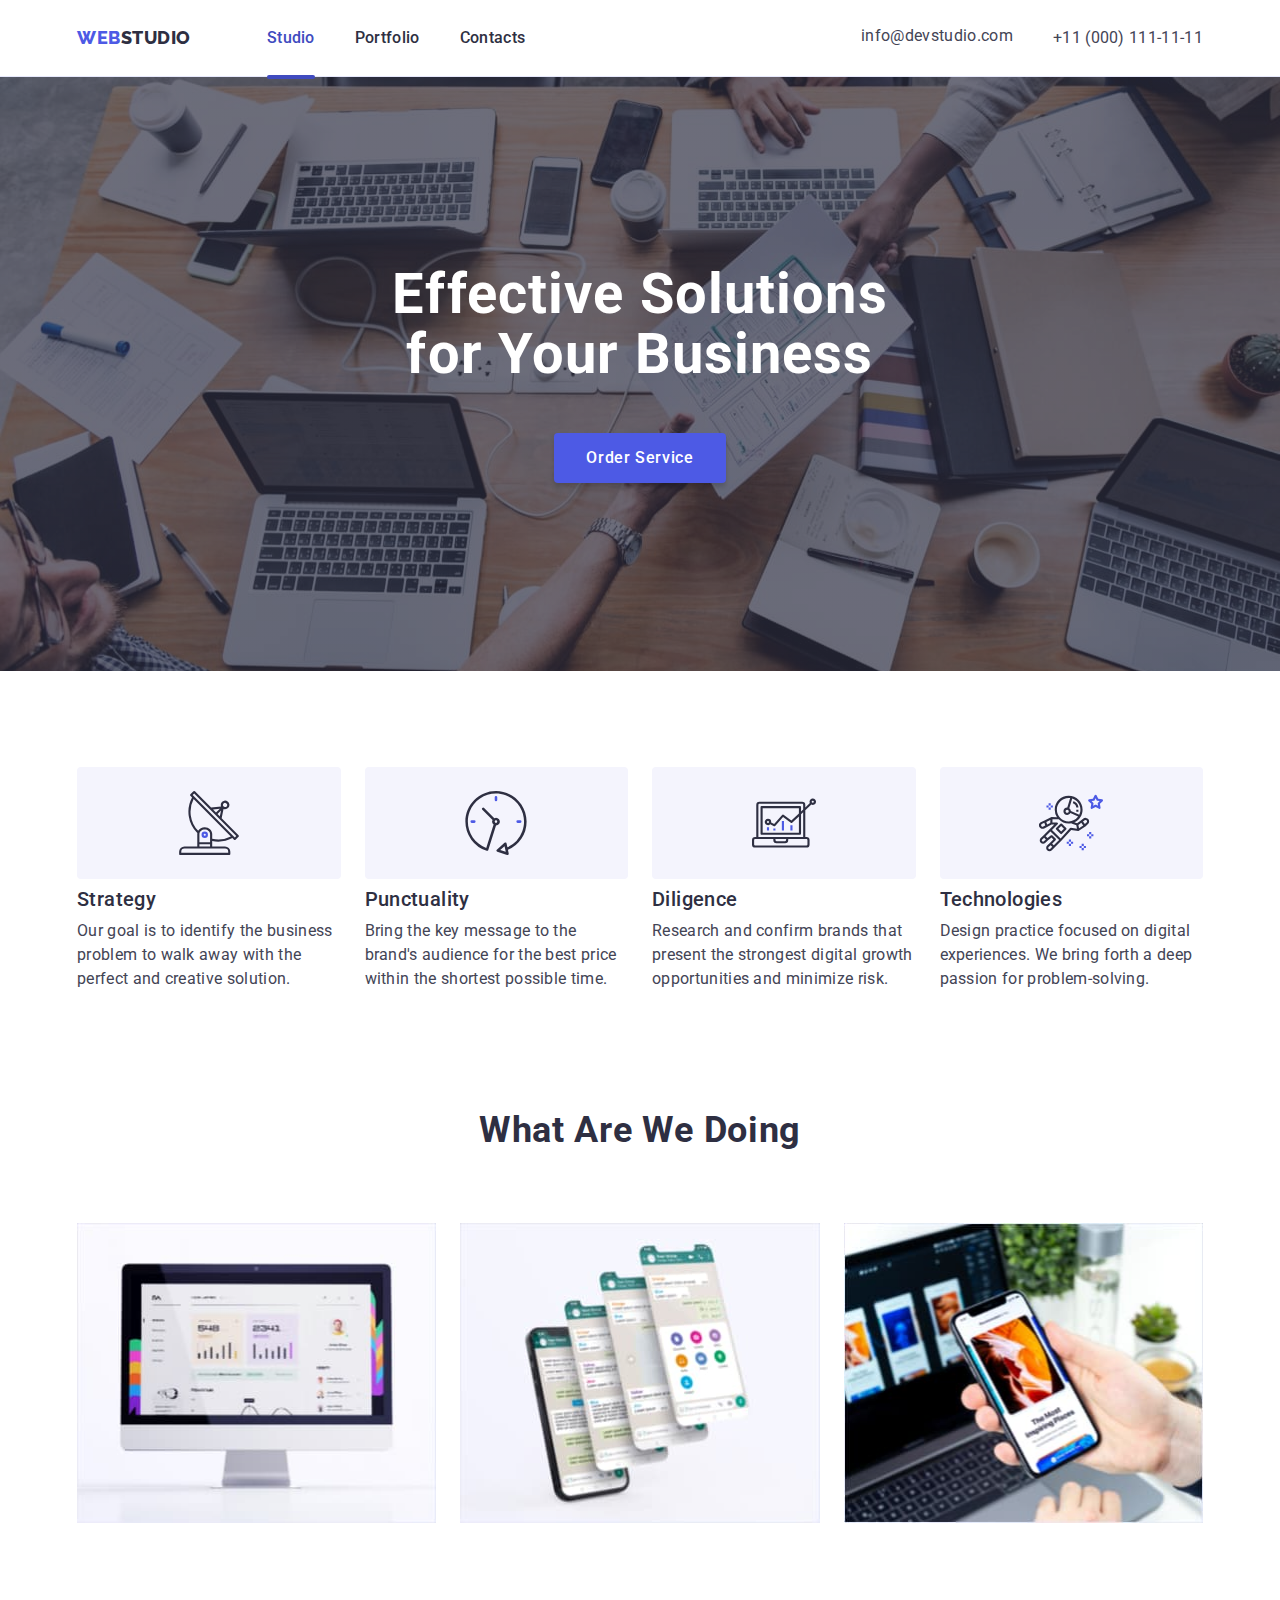
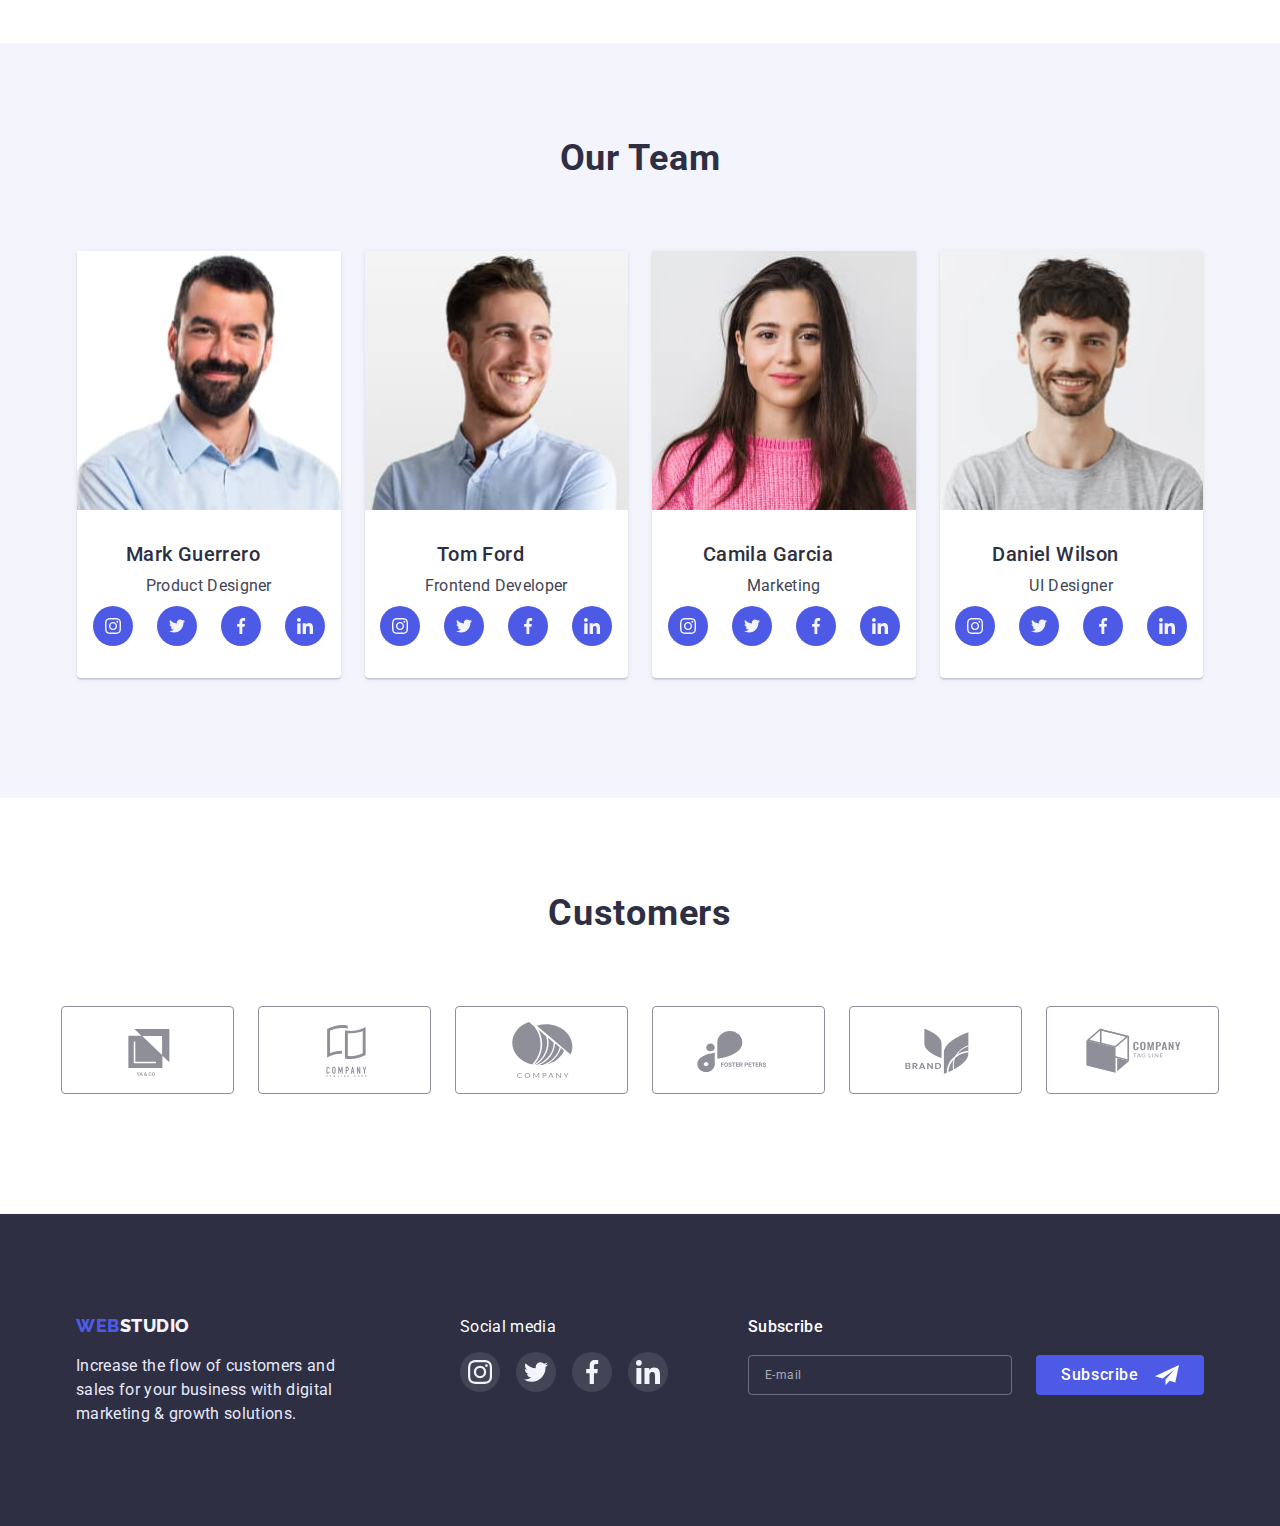
<file: index.html>
<!DOCTYPE html>
<html lang="en">

  <head>
    <meta charset="UTF-8" />
    <meta http-equiv="X-UA-Compatible" content="IE=edge" />
    <meta name="viewport" content="width=device-width, initial-scale=1.0" />
    <title>Website</title>
    <link rel="preconnect" href="https://fonts.googleapis.com">
    <link rel="preconnect" href="https://fonts.gstatic.com" crossorigin>
    <link href="https://fonts.googleapis.com/css2?family=Raleway:wght@800&family=Roboto:wght@400;500;700&display=swap"
      rel="stylesheet">
    <link rel="stylesheet" href="https://cdn.jsdelivr.net/npm/modern-normalize@1.1.0/modern-normalize.min.css">
    <link rel="stylesheet" href="./css/styles.css">
  </head>
  <body>
<!---------------HEADER------------------------- -->
    <header class="header">
      <div class="container header-container">
        <nav class="nav">
          <a class="logo link" href="./index.html"><span class="logo-color">WEB</span>STUDIO</a>
          <ul class="menu list">
            <li>
              <a class="menu-link curent link" href="./index.html">Studio</a>
            </li>
            <li>
              <a class="menu-link link" href="./portfolio.html">Portfolio</a>
            </li>
            <li>
              <a class="menu-link link" href="">Contacts</a>
            </li>
          </ul>
        </nav>
        <button  class="mob-btn" type="button" data-menu-open>
          <svg width="32" height="22">
            <use href="./images/icons.svg#icon-hamburger"></use>
          </svg>
        </button>
        <address class="contact">
          <ul class="contact-list list">
            <li class="contact-item">
              <a class="contact-link link" href="mailto:info@devstudio.com">info@devstudio.com</a>
            </li>
            <li>
              <a class="contact-link link" href="tel:+110001111111">+11 (000) 111-11-11</a>
            </li>
          </ul>
        </address>
      </div>
<!---------------MOB-MENU------------------------- -->
      <div class="mob-menu" data-menu>
        <div class="container container-menu">
        <div>
          <button class="mob-menu-close" type="button" data-menu-close>
            <svg width="8" height="8">
              <use href="./images/icons.svg#icon-close-black"></use>
            </svg>
          </button>
          <ul class="mob-list list">
            <li class="mob-item">
              <a class="mob-menu-link  link" href="./index.html">Studio</a>
            </li>
            <li class="mob-item">
              <a class="mob-menu-link link" href="./portfolio.html">Portfolio</a>
            </li>
            <li class="mob-item">
              <a class="mob-menu-link curent link" href="">Contacts</a>
            </li>
          </ul>
        </div>
        <div>
          <ul class="mob-contact-list list">
            <li class="tel-item">
              <a class="tel-link link" href="tel:+110001111111">+11 (000) 111-11-11</a>
            </li>
            <li>
              <a class="mail-link link" href="mailto:info@devstudio.com">info@devstudio.com</a>
            </li>
          </ul>
          <ul class="mob-soc-list list">
            <li class="mob-soc-item">
              <a href="" class="mob-soc-link link">
                <svg class="icons" width="16" height="16">
                  <use href="./images/icons.svg#icon-instagram"></use>
                </svg>
              </a>
            </li>
            <li class="mob-soc-item">
              <a href="" class="mob-soc-link link">
                <svg class="icons" width="16" height="16">
                  <use href="./images/icons.svg#icon-twitter"></use>
                </svg>
              </a>
            </li>
            <li class="mob-soc-item">
              <a href="" class="mob-soc-link link">
                <svg class="icons" width="16" height="16">
                  <use href="./images/icons.svg#icon-facebook"></use>
                </svg>
              </a>
            </li>
            <li class="mob-soc-item">
              <a href="" class="mob-soc-link link">
                <svg class="icons" width="16" height="16">
                  <use href="./images/icons.svg#icon-linkedin"></use>
                </svg>
              </a>
            </li>
          </ul>
        </div>
        </div>
      </div>
    </header>
<!---------------MAIN------------------------- -->
    <main>
<!---------------HERO------------------------- -->
      <section class="hero">
      <div class="container">
        <h1 class="hero-title">Effective Solutions for Your Business</h1>
        <button class="btn" type="button" data-modal-open>Order Service</button>
      </div>
        </section>
<!---------------INF------------------------- -->
      <section class="section">
      <div class="container">
          <h2 class="visually-hidden">Our Features</h2>
          <ul class="inf-list list">
            <li class="inf-item">
              <div class="inf-block">
                <svg class="icons-inf" width="64" height="64">
                  <use href="./images/icons.svg#icon-antenna"></use>
                </svg>
              </div>
              <h3 class="subtitle">Strategy</h3>
              <p class="description">
                Our goal is to identify the business problem to walk away with the perfect and
                creative solution.
              </p>
            </li>
            <li class="inf-item">
              <div class="inf-block">
                <svg class="icons-inf" width="64" height="64">
                  <use href="./images/icons.svg#icon-clock"></use>
                </svg>
              </div>
              <h3 class="subtitle">Punctuality</h3>
              <p class="description">
                Bring the key message to the brand's audience for the best price within the shortest
                possible time.
              </p>
            </li>
            <li class="inf-item">
              <div class="inf-block">
                <svg class="icons-inf" width="64" height="64">
                  <use href="./images/icons.svg#icon-diagram"></use>
                </svg>
              </div>
              <h3 class="subtitle">Diligence</h3>
              <p class="description ">
                Research and confirm brands that present the strongest digital growth opportunities
                and minimize risk.
              </p>
            </li>
            <li class="inf-item">
              <div class="inf-block">
                <svg class="icons-inf" width="64" height="64">
                  <use href="./images/icons.svg#icon-astronaut"></use>
                </svg>
              </div>
              <h3 class="subtitle">Technologies</h3>
              <p class="description">
                Design practice focused on digital experiences. We bring forth a deep passion for
                problem-solving.
              </p>
            </li>
          </ul>
      </div>
      </section>
<!---------------WORKS------------------------- -->
      <section class="work section">
        <div class="container">
          <h2 class="second-title">What are we doing</h2>
          <ul class="works list">
            <li>
              <img srcset="./images/rec1@2x.jpg 2x" src="./images/rec1.jpg" alt="Rectangle 71" width="360" height="300" />
            </li>
            <li>
              <img srcset="./images/rec2@2x.jpg 2x" src="./images/rec2.jpg" alt="Rectangle 71.1" width="360" height="300" />
            </li>
            <li>
              <img srcset="./images/rec3@2x.jpg 2x" src="./images/rec3.jpg" alt="Rectangle 71.2" width="360" height="300" />
            </li>
          </ul>
        </div>
      </section>
<!------------------OUR-TEAM------------------------->
      <section class="team section">
        <div class="container">
          <h2 class="second-title">Our Team</h2>
          <ul class="team-list list">
            <li class="team-item">
              <img srcset="./images/img@2x.jpg 2x" src="./images/img.jpg" alt="img" width="264" height="260" />
              <div class="team-description">
                <h3 class="subtitle-team">Mark Guerrero</h3>
                <p class="description description-team">Product Designer</p>
                <ul class="colleague-list list">
                  <li class="colleague-item">
                    <a href="" class="colleague-link link">
                      <svg width="16" height="16">
                        <use href="./images/icons.svg#icon-instagram"></use>
                      </svg>
                    </a>
                  </li>
                  <li class="colleague-item">
                    <a href="" class="colleague-link link">
                      <svg width="16" height="16">
                        <use href="./images/icons.svg#icon-twitter"></use>
                      </svg>
                    </a>
                  </li>
                  <li class="colleague-item">
                    <a href="" class="colleague-link link">
                      <svg width="16" height="16">
                        <use href="./images/icons.svg#icon-facebook"></use>
                      </svg>
                    </a>
                  </li>
                  <li class="colleague-item">
                    <a href="" class="colleague-link link">
                      <svg width="16" height="16">
                        <use href="./images/icons.svg#icon-linkedin"></use>
                      </svg>
                    </a>
                  </li>
                </ul>
              </div>
            </li>
            <li class="team-item">
              <img class="team-img" srcset="./images/img1@2x.jpg 2x" src="./images/img1.jpg" alt="img1" width="264" height="260" />
              <div class="team-description">
              <h3 class="subtitle-team">Tom Ford</h3>
              <p class="description description-team">Frontend Developer</p>
              <ul class="colleague-list list">
                <li class="colleague-item">
                  <a href="" class="colleague-link link">
                    <svg class="icons" width="16" height="16">
                      <use href="./images/icons.svg#icon-instagram"></use>
                    </svg>
                  </a>
                </li>
                <li class="colleague-item">
                  <a href="" class="colleague-link link">
                    <svg class="icons" width="16" height="16">
                      <use href="./images/icons.svg#icon-twitter"></use>
                    </svg>
                  </a>
                </li>
                <li class="colleague-item">
                  <a href="" class="colleague-link link">
                    <svg class="icons" width="16" height="16">
                      <use href="./images/icons.svg#icon-facebook"></use>
                    </svg>
                  </a>
                </li>
                <li class="colleague-item">
                  <a href="" class="colleague-link link">
                    <svg class="icons" width="16" height="16">
                      <use href="./images/icons.svg#icon-linkedin"></use>
                    </svg>
                  </a>
                </li>
              </ul>
              </div>
            </li>
            <li class="team-item">
              <img class="team-img" srcset="./images/img2@2x.jpg 2x"  src="./images/img2.jpg" alt="img2" width="264" height="260" />
              <div class="team-description">
              <h3 class="subtitle-team">Camila Garcia</h3>
              <p class="description description-team">Marketing</p>
              <ul class="colleague-list list">
                <li class="colleague-item">
                  <a href="" class="colleague-link link">
                    <svg class="icons" width="16" height="16">
                      <use href="./images/icons.svg#icon-instagram"></use>
                    </svg>
                  </a>
                </li>
                <li class="colleague-item">
                  <a href="" class="colleague-link link">
                    <svg class="icons" width="16" height="16">
                      <use href="./images/icons.svg#icon-twitter"></use>
                    </svg>
                  </a>
                </li>
                <li class="colleague-item">
                  <a href="" class="colleague-link link">
                    <svg class="icons" width="16" height="16">
                      <use href="./images/icons.svg#icon-facebook"></use>
                    </svg>
                  </a>
                </li>
                <li class="colleague-item">
                  <a href="" class="colleague-link link">
                    <svg class="icons" width="16" height="16">
                      <use href="./images/icons.svg#icon-linkedin"></use>
                    </svg>
                  </a>
                </li>
              </ul>
              </div>
            </li>
            <li class="team-item">
              <img class="team-img" srcset="./images/img3@2x.jpg 2x"  src="./images/img3.jpg" alt="img3" width="264" height="260" />
              <div class="team-description">
              <h3 class="subtitle-team">Daniel Wilson</h3>
              <p class="description description-team">UI Designer</p>
              <ul class="colleague-list list">
                <li class="colleague-item">
                  <a href="" class="colleague-link link">
                    <svg class="icons" width="16" height="16">
                      <use href="./images/icons.svg#icon-instagram"></use>
                    </svg>
                  </a>
                </li>
                <li class="colleague-item">
                  <a href="" class="colleague-link link">
                    <svg class="icons" width="16" height="16">
                      <use href="./images/icons.svg#icon-twitter"></use>
                    </svg>
                  </a>
                </li>
                <li class="colleague-item">
                  <a href="" class="colleague-link link">
                    <svg class="icons" width="16" height="16">
                      <use href="./images/icons.svg#icon-facebook"></use>
                    </svg>
                  </a>
                </li>
                <li class="colleague-item">
                  <a href="" class="colleague-link link">
                    <svg class="icons" width="16" height="16">
                      <use href="./images/icons.svg#icon-linkedin"></use>
                    </svg>
                  </a>
                </li>
              </ul>
              </div>
            </li>
          </ul>
        </div>
      </section>
<!------------------CUSTOMERS------------------------->
      <section class="section">
        <div class="container customers">
          <h2  class="second-title">Customers</h2>
          <ul class="customers-list list">
            <li class="customers-item">
              <a href="" class="customers-link link">
                <svg class="icons-cust" width="104" height="56">
                  <use href="./images/icons.svg#icon-client-logo"></use>
                </svg>
              </a></li>
            <li class="customers-item">
              <a href="" class="customers-link link">
                <svg class="icons-cust" width="104" height="56">
                  <use href="./images/icons.svg#icon-client-2-logo"></use>
                </svg>
              </a></li>
            <li class="customers-item">
              <a href="" class="customers-link link">
                <svg class="icons-cust" width="104" height="56">
                  <use href="./images/icons.svg#icon-client-3-logo"></use>
                </svg>
              </a></li>
            <li class="customers-item">
              <a href="" class="customers-link link">
                <svg class="icons-cust" width="104" height="56">
                  <use href="./images/icons.svg#icon-client-4-logo"></use>
                </svg>
              </a></li>
            <li class="customers-item">
              <a href="" class="customers-link link">
                <svg class="icons-cust" width="104" height="56">
                  <use href="./images/icons.svg#icon-client-5-logo"></use>
                </svg>
              </a></li>
            <li class="customers-item">
              <a href="" class="customers-link link">
                <svg class="icons-cust" width="104" height="56">
                  <use href="./images/icons.svg#icon-client-6-logo"></use>
                </svg>
              </a></li>
          </ul>
        </div>
      </section>
    </main>
<!------------------FOOTER------------------------->
    <footer class="footer">
      <div class="container footer-content">
        <div class="footer-first">
          <a class="logo dark-theme link" href="./index.html"><span class="logo-color">WEB</span>STUDIO</a>
          <p class="description footer-color">
            Increase the flow of customers and sales for your business with digital marketing & growth
            solutions.
          </p>
        </div>
        <div class="footer-second">
          <p class="sm-text">Social media</p>
          <ul class="sm-list list">
            <li class="sm-item">
              <a href="" class="sm-link link">
                <svg class="sm-icons" width="24" height="24">
                  <use href="./images/icons.svg#icon-instagram"></use>
                </svg>
              </a>
            </li>
            <li class="sm-item">
              <a href="" class="sm-link link">
                <svg class="sm-icons" width="24" height="24">
                  <use href="./images/icons.svg#icon-twitter"></use>
                </svg>
              </a>
            </li>
            <li class="sm-item">
              <a href="" class="sm-link link">
                <svg class="sm-icons" width="24" height="24">
                  <use href="./images/icons.svg#icon-facebook"></use>
                </svg>
              </a>
            </li>
            <li class="sm-item">
              <a href="" class="sm-link link">
                <svg class="sm-icons" width="24" height="24">
                  <use href="./images/icons.svg#icon-linkedin"></use>
                </svg>
              </a>
            </li>
          </ul>
        </div>
        <div class="footer-form">
          <p class="footer-form-text">Subscribe</p>
          <form class="footer-subscribe-form">
            <label class="label" for="email"></label>
            <input class="input-footer" type="email" name="email" id="email" placeholder="E-mail" required />
            <button class="footer-btn" type="submit">
              Subscribe
              <svg class="foter-icon" width="24" height="24">
                <use href="./images/icons.svg#icon-telegram"></use>
              </svg>
            </button>
          </form>
        </div>
      </div>
    </footer>
<!------------------MODAL-WINDOW------------------------->
      <div class="backdrop is-hidden" data-modal>
        <div class="modal">
          <button class="modal-btn" type="button" data-modal-close>
            <svg width="8" height="8">
              <use href="./images/icons.svg#icon-close-black"></use>
            </svg>
          </button>
          <p class="modal-title">Leave your contacts and we will call you back</p>
          <form class="modal-form">
            <label class="modal-name" for="name">Name</label>
            <div class="modal-input-wrap">
              <input class="modal-input" type="text" name="name" id="name" autofocus required>
              <svg class="modal-input-icon" width="18" height="18">
                <use href="./images/icons.svg#user-name"></use>
              </svg>
            </div>
            <label class="modal-name" for="tel">Phone</label>
            <div class="modal-input-wrap">
              <input class="modal-input" type="tel" name="tel" id="tel" required>
              <svg class="modal-input-icon" width="18" height="18">
                <use href="./images/icons.svg#icon-phone"></use>
              </svg>
            </div>          
            <label class="modal-name" for="mail">Email</label>
            <div class="modal-input-wrap">
              <input class="modal-input" type="email" name="email" id="mail" required>
              <svg class="modal-input-icon" width="18" height="18">
                <use href="./images/icons.svg#icon-email"></use>
              </svg>
            </div>
            <label class="modal-name" for="comment">Comment</label>
            <textarea class="text-area" name="comment" id="comment" placeholder="Text input"></textarea>
            <div class="checkbox-wrap">
              <input class="modal-checkbox visually-hidden" type="checkbox" name="user_consent" id="checkbox"  required />
              <label class="checkbox-label" for="checkbox">
                <span class="checkbox-icon-wrap">
                  <svg class="checkbox-icon" width="10" height="8">
                    <use href="./images/icons.svg#icon-check"></use>
                  </svg>
                </span>
                I accept the terms and conditions of the&nbsp; <a href="" class="privacy-link">Privacy Policy</a>
              </label>
            </div>
            <button class="submit-bth" type="submit">Send</button>
          </form>
        </div>
      </div>
      <script src="./js/mobile-menu.js"></script>
      <script src="./js/modal.js"></script>
    </body>
</html>
</file>
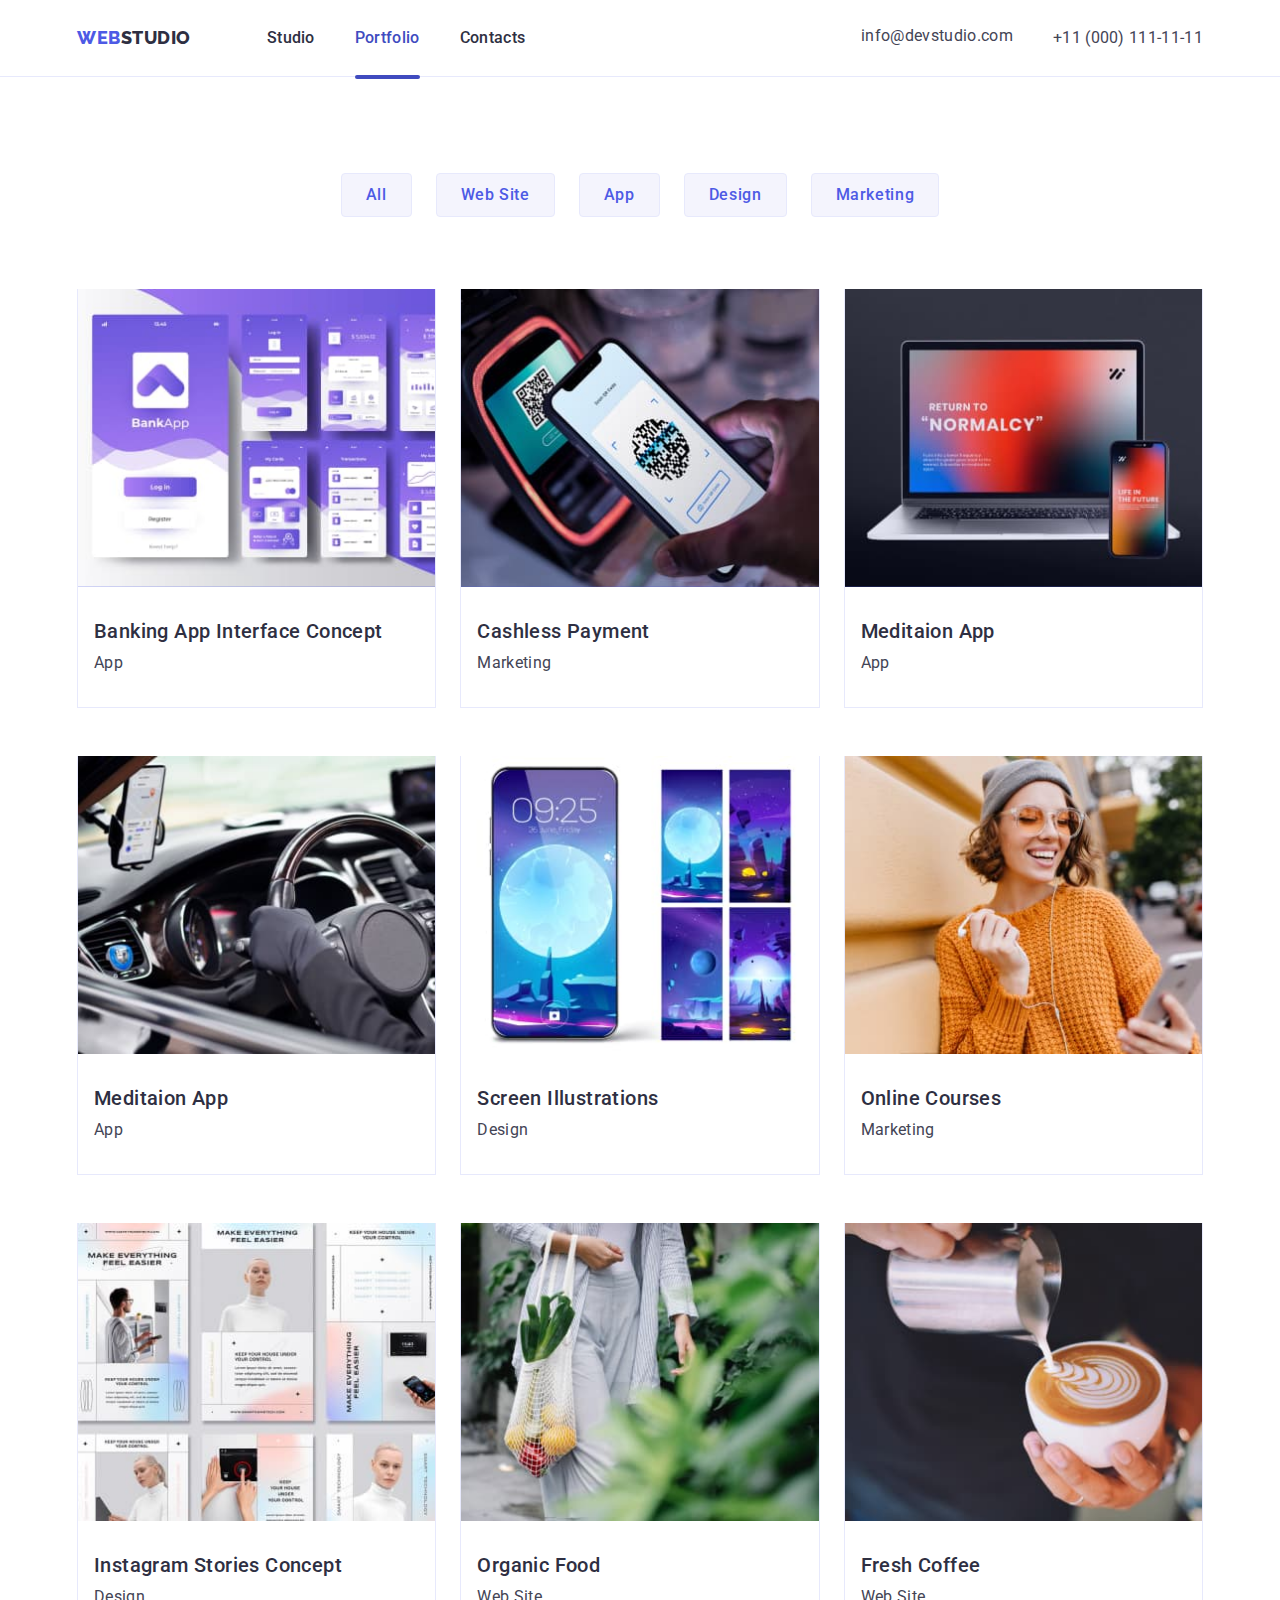
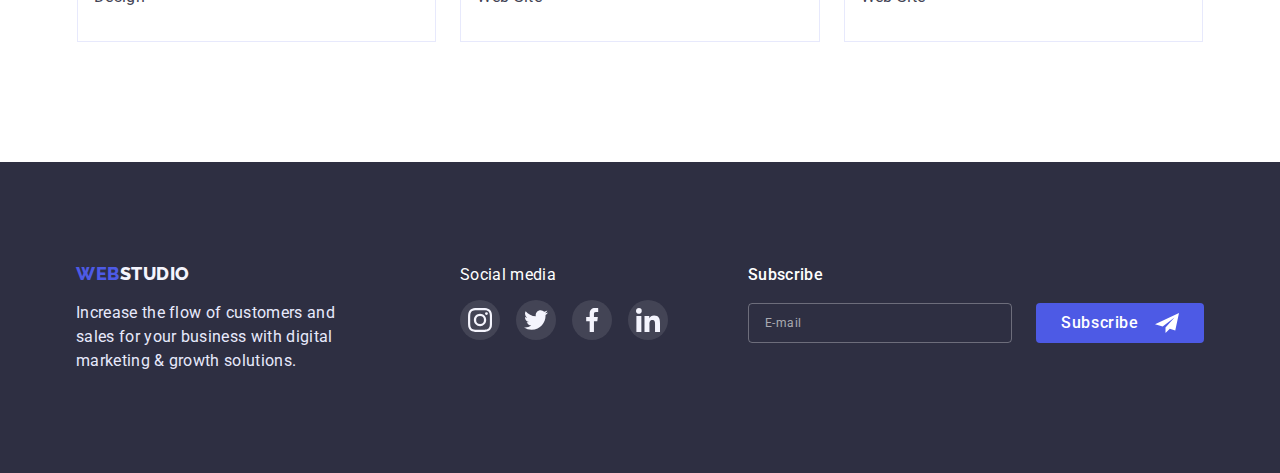
<file: portfolio.html>
<!DOCTYPE html>
<html lang="en">

<head>
    <meta charset="UTF-8" />
    <meta http-equiv="X-UA-Compatible" content="IE=edge" />
    <meta name="viewport" content="width=device-width, initial-scale=1.0" />
    <title> Website </title>
    <link rel="preconnect" href="https://fonts.googleapis.com">
    <link rel="preconnect" href="https://fonts.gstatic.com" crossorigin>
    <link href="https://fonts.googleapis.com/css2?family=Raleway:wght@800&family=Roboto:wght@400;500;700&display=swap"
        rel="stylesheet">
    <link rel="stylesheet" href="https://cdn.jsdelivr.net/npm/modern-normalize@1.1.0/modern-normalize.min.css">
    <link rel="stylesheet" href="./css/styles.css">
</head>

<body>
<!---------------HEADER------------------------- -->
    <header class="header">
        <div class="container header-container">
            <nav class="nav">
                <a class="logo link" href="./index.html"><span class="logo-color">WEB</span>STUDIO</a>
                <ul class="menu list">
                    <li>
                        <a class="menu-link link" href="./index.html">Studio</a>
                    </li>
                    <li>
                        <a class="menu-link curent link" href="./portfolio.html">Portfolio</a>
                    </li>
                    <li>
                        <a class="menu-link link" href="">Contacts</a>
                    </li>
                </ul>
            </nav>
            <button class="mob-btn" type="button" data-menu-open>
                <svg width="32" height="22">
                    <use href="./images/icons.svg#icon-hamburger"></use>
                </svg>
            </button>
            <address class="contact">
                <ul class="contact-list list">
                    <li class="contact-item">
                        <a class="contact-link link" href="mailto:info@devstudio.com">info@devstudio.com</a>
                    </li>
                    <li>
                        <a class="contact-link link" href="tel:+110001111111">+11 (000) 111-11-11</a>
                    </li>
                </ul>
            </address>
        </div>
        <!---------------MOB-MENU------------------------- -->
        <div class="mob-menu" data-menu>
            <div class="container container-menu">
                <div>
                    <button class="mob-menu-close" type="button" data-menu-close>
                        <svg width="8" height="8">
                            <use href="./images/icons.svg#icon-close-black"></use>
                        </svg>
                    </button>
                    <ul class="mob-list list">
                        <li class="mob-item">
                            <a class="mob-menu-link  link" href="./index.html">Studio</a>
                        </li>
                        <li class="mob-item">
                            <a class="mob-menu-link link" href="./portfolio.html">Portfolio</a>
                        </li>
                        <li class="mob-item">
                            <a class="mob-menu-link curent link" href="">Contacts</a>
                        </li>
                    </ul>
                </div>
                <div>
                    <ul class="mob-contact-list list">
                        <li class="tel-item">
                            <a class="tel-link link" href="tel:+110001111111">+11 (000) 111-11-11</a>
                        </li>
                        <li>
                            <a class="mail-link link" href="mailto:info@devstudio.com">info@devstudio.com</a>
                        </li>
                    </ul>
                    <ul class="mob-soc-list list">
                        <li class="mob-soc-item">
                            <a href="" class="mob-soc-link link">
                                <svg class="icons" width="16" height="16">
                                    <use href="./images/icons.svg#icon-instagram"></use>
                                </svg>
                            </a>
                        </li>
                        <li class="mob-soc-item">
                            <a href="" class="mob-soc-link link">
                                <svg class="icons" width="16" height="16">
                                    <use href="./images/icons.svg#icon-twitter"></use>
                                </svg>
                            </a>
                        </li>
                        <li class="mob-soc-item">
                            <a href="" class="mob-soc-link link">
                                <svg class="icons" width="16" height="16">
                                    <use href="./images/icons.svg#icon-facebook"></use>
                                </svg>
                            </a>
                        </li>
                        <li class="mob-soc-item">
                            <a href="" class="mob-soc-link link">
                                <svg class="icons" width="16" height="16">
                                    <use href="./images/icons.svg#icon-linkedin"></use>
                                </svg>
                            </a>
                        </li>
                    </ul>
                </div>
            </div>
        </div>
    </header>
<!---------------MAIN------------------------- -->
    <main>
<!---------------PORTFOLIO------------------------- -->
        <h1 class="visually-hidden">Portfolio</h1>
        <section class= "section">
            <div class="container">
            <h2 class="visually-hidden">Scrolls</h2>
            <ul class="list list-bth">
                <li><button class="portfolio-btn" type="button">All</button></li>
                <li><button class="portfolio-btn" type="button">Web Site</button></li>
                <li><button class="portfolio-btn" type="button">App</button></li>
                <li><button class="portfolio-btn" type="button">Design</button></li>
                <li><button class="portfolio-btn" type="button">Marketing</button></li>
            </ul>
            <ul class="portfolio-list list">
                <li class="portfolio-item">
                    <a href="" class="portfolio-link link">
                        <div class="portfolio-active">
                            <picture>
                                <source srcset="./images/portfolio/img.jpg 1x, ./images/portfolio/img@2x.jpg 2x" media="(min-width: 1200px)">
                                <source srcset="./images/portfolio/tab-img.jpg 1x, ./images/portfolio/tab-img@2x.jpg 2x" media="(min-width: 768px)">
                                <source srcset="./images/portfolio/mob-img.jpg 1x, ./images/portfolio/mob-img@2x.jpg 2x" media="(min-width: 280px)">
                                <img class="portfolio-img" src="./images/portfolio/mob-img.jpg" alt="Lists" width="360" height="300">
                            </picture>
                            <p class="portfolio-active-text">14 Stylish and User-Friendly App Design Concepts · Task Manager App · Calorie Tracker App · Exotic Fruit Ecommerce App · Cloud Storage App</p>
                        </div>
                    <div class="portfolio-description">
                        <h3 class="subtitle portfolio-subtitle">Banking App Interface Concept</h3>
                        <p class="description prtf-description">App</p>
                    </div>
                    </a>
                </li>
                <li class="portfolio-item">
                    <a href="" class="portfolio-link link">
                        <div class="portfolio-active">
                            <picture>
                                <source srcset="./images/portfolio/img1.jpg 1x, ./images/portfolio/img1@2x.jpg 2x" media="(min-width: 1200px)">
                                <source srcset="./images/portfolio/tab-img1.jpg 1x, ./images/portfolio/tab-img1@2x.jpg 2x" media="(min-width: 768px)">
                                <source srcset="./images/portfolio/mob-img1.jpg 1x, ./images/portfolio/mob-img1@2x.jpg 2x" media="(min-width: 280px)">
                                <img class="portfolio-img" src="./images/portfolio/mob-img1.jpg" alt="Phone" width="360" height="300">
                            </picture>
                    <p class="portfolio-active-text">14 Stylish and User-Friendly App Design Concepts · Task Manager App · Calorie Tracker App · Exotic Fruit Ecommerce App · Cloud Storage App</p>
                        </div>
                    <div class="portfolio-description">
                        <h3 class="subtitle portfolio-subtitle">Cashless Payment</h3>
                        <p class="description prtf-description">Marketing</p>
                    </div>
                    </a>
                </li>
                <li class="portfolio-item"> 
                    <a href="" class="portfolio-link link">
                        <div class="portfolio-active">
                            <picture>
                                <source srcset="./images/portfolio/img2.jpg 1x, ./images/portfolio/img2@2x.jpg 2x" media="(min-width: 1200px)">
                                <source srcset="./images/portfolio/tab-img2.jpg 1x, ./images/portfolio/tab-img2@2x.jpg 2x"
                                    media="(min-width: 768px)">
                                <source srcset="./images/portfolio/mob-img2.jpg 1x, ./images/portfolio/mob-img2@2x.jpg 2x"
                                    media="(min-width: 280px)">
                                <img class="portfolio-img" src="./images/portfolio/mob-img2.jpg" alt="Laptop" width="360" height="300">
                            </picture>
                    <p class="portfolio-active-text">14 Stylish and User-Friendly App Design Concepts · Task Manager App · Calorie Tracker App · Exotic Fruit Ecommerce App · Cloud Storage App</p>
                        </div>
                    <div class="portfolio-description">
                        <h3 class="subtitle portfolio-subtitle">Meditaion App</h3>
                        <p class="description prtf-description">App</p>
                    </div>
                    </a>
                </li>
                <li class="portfolio-item">
                    <a href="" class="portfolio-link link">
                        <div class="portfolio-active">
                            <picture>
                                <source srcset="./images/portfolio/img3.jpg 1x, ./images/portfolio/img3@2x.jpg 2x" media="(min-width: 1200px)">
                                <source srcset="./images/portfolio/tab-img3.jpg 1x, ./images/portfolio/tab-img3@2x.jpg 2x"
                                    media="(min-width: 768px)">
                                <source srcset="./images/portfolio/mob-img3.jpg 1x, ./images/portfolio/mob-img3@2x.jpg 2x"
                                    media="(min-width: 280px)">
                                <img class="portfolio-img" src="./images/portfolio/mob-img3.jpg" alt="Taxi" width="360" height="300">
                            </picture>
                    <p class="portfolio-active-text">14 Stylish and User-Friendly App Design Concepts · Task Manager App · Calorie Tracker App · Exotic Fruit Ecommerce App · Cloud Storage App</p>
                        </div>
                    <div class="portfolio-description">
                        <h3 class="subtitle portfolio-subtitle">Meditaion App</h3>
                        <p class="description prtf-description">App</p>
                    </div>
                    </a>
                </li>
                <li class="portfolio-item">
                    <a href="" class="portfolio-link link">
                        <div class="portfolio-active">
                            <picture>
                                <source srcset="./images/portfolio/img4.jpg 1x, ./images/portfolio/img4@2x.jpg 2x" media="(min-width: 1200px)">
                                <source srcset="./images/portfolio/tab-img4.jpg 1x, ./images/portfolio/tab-img4@2x.jpg 2x"
                                    media="(min-width: 768px)">
                                <source srcset="./images/portfolio/mob-img4.jpg 1x, ./images/portfolio/mob-img4@2x.jpg 2x"
                                    media="(min-width: 280px)">
                                <img class="portfolio-img" src="./images/portfolio/mob-img4.jpg" alt="Phone" width="360" height="300">
                            </picture>
                    <p class="portfolio-active-text">14 Stylish and User-Friendly App Design Concepts · Task Manager App · Calorie Tracker App · Exotic Fruit Ecommerce App · Cloud Storage App</p>
                        </div>
                    <div class="portfolio-description">
                        <h3 class="subtitle portfolio-subtitle">Screen Illustrations</h3>
                        <p class="description prtf-description">Design</p>
                    </div>
                    </a>
                </li>
                <li class="portfolio-item">
                    <a href="" class="portfolio-link link">
                        <div class="portfolio-active">
                            <picture>
                                <source srcset="./images/portfolio/img5.jpg 1x, ./images/portfolio/img5@2x.jpg 2x" media="(min-width: 1200px)">
                                <source srcset="./images/portfolio/tab-img5.jpg 1x, ./images/portfolio/tab-img5@2x.jpg 2x"
                                    media="(min-width: 768px)">
                                <source srcset="./images/portfolio/mob-img5.jpg 1x, ./images/portfolio/mob-img5@2x.jpg 2x"
                                    media="(min-width: 280px)">
                                <img class="portfolio-img" src="./images/portfolio/mob-img5.jpg" alt="Woman with phone" width="360" height="300">
                            </picture>
                    <p class="portfolio-active-text">14 Stylish and User-Friendly App Design Concepts · Task Manager App · Calorie Tracker App · Exotic Fruit Ecommerce App · Cloud Storage App</p>
                        </div>
                    <div class="portfolio-description">
                        <h3 class="subtitle portfolio-subtitle">Online Courses</h3>
                        <p class="description prtf-description">Marketing</p>
                    </div>
                    </a>
                </li>
                <li class="portfolio-item">
                    <a href="" class="portfolio-link link">
                        <div class="portfolio-active">
                            <picture>
                                <source srcset="./images/portfolio/img6.jpg 1x, ./images/portfolio/img6@2x.jpg 2x" media="(min-width: 1200px)">
                                <source srcset="./images/portfolio/tab-img6.jpg 1x, ./images/portfolio/tab-img6@2x.jpg 2x"
                                    media="(min-width: 768px)">
                                <source srcset="./images/portfolio/mob-img6.jpg 1x, ./images/portfolio/mob-img6@2x.jpg 2x"
                                    media="(min-width: 280px)">
                                <img class="portfolio-img" src="./images/portfolio/mob-img6.jpg" alt="Instagram woman" width="360" height="300">
                            </picture>
                    <p class="portfolio-active-text">14 Stylish and User-Friendly App Design Concepts · Task Manager App · Calorie Tracker App · Exotic Fruit Ecommerce App · Cloud Storage App</p>
                        </div>
                    <div class="portfolio-description">
                        <h3 class="subtitle portfolio-subtitle">Instagram Stories Concept</h3>
                        <p class="description prtf-description">Design</p>
                    </div>
                    </a>
                </li>
                <li class="portfolio-item">
                    <a href="" class="portfolio-link link">
                        <div class="portfolio-active">
                            <picture>
                                <source srcset="./images/portfolio/img7.jpg 1x, ./images/portfolio/img7@2x.jpg 2x" media="(min-width: 1200px)">
                                <source srcset="./images/portfolio/tab-img7.jpg 1x, ./images/portfolio/tab-img7@2x.jpg 2x"
                                    media="(min-width: 768px)">
                                <source srcset="./images/portfolio/mob-img7.jpg 1x, ./images/portfolio/mob-img7@2x.jpg 2x"
                                    media="(min-width: 280px)">
                                <img class="portfolio-img" src="./images/portfolio/mob-img7.jpg" alt="Woman with vegetables" width="360" height="300">
                            </picture>
                    <p class="portfolio-active-text">14 Stylish and User-Friendly App Design Concepts · Task Manager App · Calorie Tracker App · Exotic Fruit Ecommerce App · Cloud Storage App</p>
                        </div>
                    <div class="portfolio-description">
                        <h3 class="subtitle portfolio-subtitle">Organic Food</h3>
                        <p class="description prtf-description">Web Site</p>
                    </div>
                    </a>
                </li>
                <li class="portfolio-item">
                    <a href="" class="portfolio-link link">
                        <div class="portfolio-active">
                            <picture>
                                <source srcset="./images/portfolio/img8.jpg 1x, ./images/portfolio/img8@2x.jpg 2x" media="(min-width: 1200px)">
                                <source srcset="./images/portfolio/tab-img8.jpg 1x, ./images/portfolio/tab-img8@2x.jpg 2x"
                                    media="(min-width: 768px)">
                                <source srcset="./images/portfolio/mob-img8.jpg 1x, ./images/portfolio/mob-img8@2x.jpg 2x"
                                    media="(min-width: 280px)">
                                <img class="portfolio-img" src="./images/portfolio/mob-img8.jpg" alt="Fresh coffe" width="360" height="300">
                            </picture>
                    <p class="portfolio-active-text">14 Stylish and User-Friendly App Design Concepts · Task Manager App · Calorie Tracker App · Exotic Fruit Ecommerce App · Cloud Storage App</p>
                        </div>
                    <div class="portfolio-description">
                        <h3 class="subtitle portfolio-subtitle">Fresh Coffee</h3>
                        <p class="description prtf-description">Web Site</p>
                    </div>
                    </a>
                </li>
            </ul>
            </div>
        </section>
    </main>
<!------------------FOOTER------------------------->
    <footer class="footer">
        <div class="container footer-content">
            <div class="footer-first">
                <a class="logo dark-theme link" href="./index.html"><span class="logo-color">WEB</span>STUDIO</a>
                <p class="description footer-color">
                    Increase the flow of customers and sales for your business with digital marketing & growth
                    solutions.
                </p>
            </div>
            <div class="footer-second">
                <p class="sm-text">Social media</p>
                <ul class="sm-list list">
                    <li class="sm-item">
                        <a href="" class="sm-link link">
                            <svg class="sm-icons" width="24" height="24">
                                <use href="./images/icons.svg#icon-instagram"></use>
                            </svg>
                        </a>
                    </li>
                    <li class="sm-item">
                        <a href="" class="sm-link link">
                            <svg class="sm-icons" width="24" height="24">
                                <use href="./images/icons.svg#icon-twitter"></use>
                            </svg>
                        </a>
                    </li>
                    <li class="sm-item">
                        <a href="" class="sm-link link">
                            <svg class="sm-icons" width="24" height="24">
                                <use href="./images/icons.svg#icon-facebook"></use>
                            </svg>
                        </a>
                    </li>
                    <li class="sm-item">
                        <a href="" class="sm-link link">
                            <svg class="sm-icons" width="24" height="24">
                                <use href="./images/icons.svg#icon-linkedin"></use>
                            </svg>
                        </a>
                    </li>
                </ul>
            </div>
            <div class="footer-form">
                <p class="footer-form-text">Subscribe</p>
                <form class="footer-subscribe-form">
                    <label class="label" for="email"></label>
                    <input class="input-footer" type="email" name="email" id="email" placeholder="E-mail" required />
                    <button class="footer-btn" type="submit">
                        Subscribe
                        <svg class="foter-icon" width="24" height="24">
                            <use href="./images/icons.svg#icon-telegram"></use>
                        </svg>
                    </button>
                </form>
            </div>
        </div>
    </footer>
    <script src="./js/modal.js"></script>
</body>

</html>
</file>
<file: css/styles.css>
/* --------------------------ALL------------------------- */
:root {
    --text: #434455;
    --white: #ffffff;
    --interactive-elements: #4d5ae5;
    --dark-color: #2e2f42;
    --portfolio-btn: #404BBF;
    --secondary-background-color: #f4f4fd;
    --subtle-background: #e7e9fc;
    --primary-font: "Roboto", sans-serif;
    --secondary-font: "Raleway", sans-serif;
    --gra-grey: linear-gradient(rgba(46, 47, 66, 0.7), rgba(46, 47, 66, 0.7));
    --border-cust: #8E8F99;
    --cubic: cubic-bezier(0.4, 0, 0.2, 1);
}

body {
    color: var(--text);
    background-color: var(--white);
    font-family: var(--primary-font);
    margin: auto;
}

h1,
h2,
h3,
p {
    margin-top: 0;
    margin-bottom: 0;
}

ul {
    margin-top: 0;
    margin-bottom: 0;
    padding-left: 0;
}

img {
    display: block;
    max-width: 100%;
    height: auto;
    margin: 0 auto;
}

textarea {
    resize: none;
}

label {
    display: block;
}

button {
    cursor: pointer;
}

.list {
    list-style: none;
}

.link {
    text-decoration: none;
}

/* --------------------------GENERAL------------------------- */
.section {
    padding-top: 96px;
    padding-bottom: 96px;
}

.container {
    margin: 0 auto;
    padding: 0 16px;
}

.visually-hidden {
    position: absolute;
    white-space: nowrap;
    width: 1px;
    height: 1px;
    overflow: hidden;
    border: 0;
    padding: 0;
    clip: rect(0 0 0 0);
    clip-path: inset(50%);
    margin: -1px;
}

.subtitle {
    max-width: 264px;
    font-weight: 700;
    font-size: 36px;
    line-height: 1.1;
    color: var(--dark-color);
    letter-spacing: 0.02em;
    margin-right: auto;
    margin-left: auto;
    margin-bottom: 8px;
    text-align: center;
}

.description {
    font-weight: 500;
    font-size: 16px;
    line-height: 1.5;
    letter-spacing: 0.02em;
    margin-right: auto;
    color: var(--text);
}

/* --------------------------HEADER------------------------- */
.header {
    border-bottom: 1px solid #E7E9FC;
}

.header-container {
    display: flex;
    align-items: center;
    justify-content: space-between;
    padding-top: 24px;
    padding-bottom: 24px;
}

.logo {
    font-family: var(--secondary-font);
    font-weight: 800;
    font-size: 18px;
    line-height: 1.33;
    letter-spacing: 0.03em;
    color: var(--dark-color);
    margin-right: 76px;
    transition: color 250ms var(--cubic);
}

.logo:hover,
.logo:focus {
    color: var(--interactive-elements);
}

.logo-color {
    font-family: var(--secondary-font);
    font-weight: 800;
    font-size: 18px;
    line-height: 1.17;
    letter-spacing: 0.03em;
    color: var(--interactive-elements);
}

/* --------------------------HERO------------------------- */

.hero {
    max-width: 428px;
    margin: auto;
    background-color: var(--dark-color);
    letter-spacing: 0.02em;
    text-align: center;
    padding-top: 112px;
    padding-bottom: 112px;
    background-image: var(--gra-grey), url(../images/bg-mob.jpg);
    background-color: #2e2f42;
}

.hero-title {
    text-transform: capitalize;
    font-weight: 700;
    max-width: 320px;
    font-size: 36px;
    line-height: 1.1;
    color: var(--white);
    letter-spacing: 0.02em;
    margin: auto;
    margin-bottom: 72px;
}

.btn {
    padding: 16px 32px;
    font-weight: 500;
    font-size: 16px;
    color: var(--white);
    background: var(--interactive-elements);
    letter-spacing: 0.04em;
    border-radius: 4px;
    box-shadow: 0px 4px 4px rgba(0, 0, 0, 0.15);
    border: none;
    transition: background-color 250ms var(--cubic);
}

.btn:hover,
.btn:focus {
    background-color: var(--portfolio-btn);
}

/* --------------------------INF------------------------- */

.inf-title {
    text-align: center;
}

.inf-item {
    max-width: 396px;
}

/* --------------------------WORKS------------------------- */


/* --------------------------OUR-TEAM------------------------- */
.team {
    background-color: var(--secondary-background-color);
    letter-spacing: 0.02em;
    padding-bottom: 128px;
    margin: auto;
}

.team-list {
    display: flex;
    flex-wrap: wrap;
    justify-content: center;
    }

.team-item {
    background-color: var(--white);
    letter-spacing: 0.02em;
    box-shadow: 0px 1px 6px rgba(46, 47, 66, 0.08), 0px 1px 1px rgba(46, 47, 66, 0.16), 0px 2px 1px rgba(46, 47, 66, 0.08);
    border-radius: 0px 0px 4px 4px;
}

.team-description {
    padding-top: 32px;
    padding-bottom: 32px;
    text-align: center;
}

.subtitle-team {
    max-width: 232px;
    font-weight: 500;
    font-size: 20px;
    line-height: 1.2;
    color: var(--dark-color);
    letter-spacing: 0.02em;
    margin-right: auto;
    margin-bottom: 8px;
    text-align: center;
}

.description-team {
    max-width: 232px;
    font-weight: 400;
}

.colleague-list {
    display: flex;
    justify-content: center;
    gap: 24px;
}

.colleague-item {
    width: 40px;
    height: 40px;
    margin-top: 8px;
}

.colleague-link {
    display: flex;
    justify-content: center;
    align-items: center;
    width: 100%;
    height: 100%;
    border-radius: 50%;
    background-color: var(--interactive-elements);
    transition: background-color 250ms var(--cubic);
}

.colleague-link:hover,
.colleague-link:focus {
    background-color: var(--portfolio-btn);
}

/* --------------------------CUSTOMERS------------------------- */
.second-title {
    font-weight: 700;
    font-size: 36px;
    line-height: 1.11;
    text-align: center;
    text-transform: capitalize;
    color: var(--dark-color);
    letter-spacing: 0.02em;
    margin-bottom: 72px;
}

.customers-list {
    display: flex;
    flex-wrap: wrap;
    justify-content: center;
    gap: 16px;
    row-gap: 72px;
}

.customers-item {
    width: calc((100% - 16px) / 2);
    height: 88px;
}

.customers-link {
    display: flex;
    width: 100%;
    height: 100%;
    justify-content: center;
    align-items: center;
    border: 1px solid var(--border-cust);
    border-radius: 4px;
    transition: border-color 250ms var(--cubic);
}

.icons-cust {
    fill: var(--border-cust);
    transition: fill 250ms var(--cubic);
}

.customers-link:hover,
.customers-link:focus {
    border-color: var(--portfolio-btn);
}

.customers-link:hover .icons-cust,
.customers-link:focus .icons-cust {
    fill: var(--portfolio-btn);
}

/* -------------------------FOOTER------------------------- */
.footer {
    background-color: var(--dark-color);
    letter-spacing: 0.02em;
    padding-top: 96px;
    padding-bottom: 96px;
    margin: auto;
}


.dark-theme {
    color: var(--secondary-background-color);
    letter-spacing: 0.03em;
    margin: auto;
}

.footer-first {
    display: flex;
    align-items: center;
    flex-direction: column;
}



.footer-color {
    font-weight: 400;
    color: var(--subtle-background);
    line-height: 1.5;
    letter-spacing: 0.02em;
    text-align: left;
    max-width: 268px;
    margin-top: 16px;
    margin-left: auto;
    margin-right: auto;
}

.sm-text {
    color: var(--white);
    letter-spacing: 0.02em;
    max-width: 96px;
    margin-bottom: 16px;
    margin-left: auto;
    margin-right: auto;
}

.sm-list {
    display: flex;
    justify-content: center;
    gap: 16px;
}

.sm-item {
    width: 40px;
    height: 40px;
}

.sm-link {
    display: flex;
    justify-content: center;
    align-items: center;
    width: 100%;
    height: 100%;
    border-radius: 50%;
    background-color: rgba(255, 255, 255, 0.1);
    transition: background-color 250ms var(--cubic);
}

.sm-link:hover,
.sm-link:focus {
    background-color: #31D0AA;
}

.footer-form-text {
    color: var(--white);
    font-weight: 500;
    line-height: 1.5;
    letter-spacing: 0.02em;
}

.footer-subscribe-form {
    display: flex;
    flex-direction: column;
    align-items: center;
    gap: 16px;
}

.input-footer {
    width: 100%;
    height: 40px;
    padding-left: 16px;
    padding-right: 16px;
    border-radius: 4px;
    outline: none;
    border: 1px solid rgba(255, 255, 255, 0.3);
    color: #E7E9FC;
    transition: border 250ms var(--cubic);
    background-color: transparent;
    font-weight: 400;
    font-size: 12px;
    line-height: 2;
    letter-spacing: 0.04em;
}

.input-footer:focus {
    border-color: var(--interactive-elements);
}

.footer-content {
    display: flex;
    flex-direction: column;
    gap: 72px;
}
.footer-btn {
    font-weight: 500;
    font-size: 16px;
    line-height: 1.5;
    letter-spacing: 0.04em;
    cursor: pointer;
    border: 1px solid transparent;
    display: flex;
    align-items: center;
    justify-content: center;
    gap: 16px;
    color: var(--white);
    background-color: var(--interactive-elements);
    padding: 8px 24px;
    border-radius: 4px;
    min-width: 165px;
    height: 40px;
    transition: background-color 250ms var(--cubic);
}

.footer-btn:hover,
.footer-btn:focus {
    background-color: var(--portfolio-btn);}

.footer-form input::placeholder {
    color: rgba(255, 255, 255, 0.6);
    font-family: Roboto;
    font-weight: 400;
    font-size: 12px;
    line-height: 2;
    letter-spacing: 0.04em;
}

/* ----------------------MODAL-WINDOW------------------------- */

.backdrop {
    position: fixed;
    top: 0;
    width: 100vw;
    height: 100vh;
    background: rgba(46, 47, 66, 0.4);
    transition: opacity 250ms var(--cubic), visibility 250ms var(--cubic);
    ;
}

.is-hidden {
    opacity: 0;
    visibility: hidden;
    pointer-events: none;
}

.backdrop.is-hidden .modal {
    transform: translate(-50%, -50%) scaleY(0);
}

.modal {
    position: absolute;
    top: 50%;
    left: 50%;
    transform: translate(-50%, -50%) scaleY(1);
    width: 408px;
    min-height: 584px;
    padding: 24px;
    background: #FCFCFC;
    border-radius: 4px;
    transition: transform 200ms linear;
}

.modal-btn {
    width: 24px;
    height: 24px;
    display: block;
    margin-left: auto;
    margin-bottom: 24px;
    background-color: #E7E9FC;
    border: 1px solid rgba(0, 0, 0, 0.1);
    border-radius: 50%;
    cursor: pointer;
    transition: background-color 250ms var(--cubic), fill 250ms var(--cubic);
}

.modal-btn:hover,
.modal-btn:focus {
    background: var(--portfolio-btn);
    fill: var(--white);
}

.modal-title {
    margin-bottom: 14px;
    text-align: center;
    font-weight: 600;
    font-size: 16px;
    line-height: 1.5;
    letter-spacing: 0.02em;
    color: var(--dark-color);
}

.modal-form {
    width: 360px;
}

.modal-name {
    margin-bottom: 4px;
    font-weight: 400;
    font-size: 12px;
    line-height: 1.3;
    letter-spacing: 0.04em;
    color: var(--border-cust);
}

.modal-input-wrap {
    position: relative;
    margin-bottom: 8px;
}

.modal-input {
    width: 100%;
    height: 40px;
    border: 1px solid rgba(33, 33, 33, 0.2);
    border-radius: 4px;
    padding: 8px 16px 8px 36px;
    outline: transparent;
    transition: border-color 250ms var(--cubic);
}

.modal-input:focus {
    border-color: var(--interactive-elements);
}

.modal-input-icon {
    position: absolute;
    top: 50%;
    left: 16px;
    transform: translateY(-50%);
    transition: fill 250ms var(--cubic);
}

.modal-input:focus+.modal-input-icon {
    fill: var(--interactive-elements);
}

.text-area {
    width: 100%;
    min-height: 120px;
    padding: 8px 16px;
    margin-bottom: 16px;
    border: 1px solid rgba(33, 33, 33, 0.2);
    border-radius: 4px;
    outline: none;
    resize: none;
    transition: border-color 250ms var(--cubic);
}

.text-area::placeholder {
    font-size: 12px;
    line-height: 1.33;
    letter-spacing: 0.04em;
    color: rgba(117, 117, 117, 0.5);
}

.text-area:focus {
    border-color: var(--interactive-elements);
}

.checkbox-wrap {
    margin-bottom: 24px;
}

.modal-checkbox:checked+.checkbox-label span {
    background-color: var(--interactive-elements);
    border: none;
    fill: var(--white);
}

.checkbox-label {
    display: flex;
    align-items: center;
    font-size: 12px;
    line-height: 1.33;
    letter-spacing: 0.04em;
    color: #757575;
    position: relative;
}

.checkbox-icon-wrap {
    display: flex;
    align-items: center;
    justify-content: center;
    width: 16px;
    height: 16px;
    border: 1.25px solid var(--dark-color);
    border-radius: 2px;
    margin-right: 8px;
    fill: transparent;
    transition: background-color 250ms var(--cubic), fill 250ms var(--cubic);
}

.submit-bth {
    display: block;
    margin: 0 auto;
    min-width: 169px;
    padding: 16px 32px;
    font-weight: 500;
    font-size: 16px;
    cursor: pointer;
    color: var(--white);
    background-color: var(--interactive-elements);
    letter-spacing: 0.04em;
    border-radius: 4px;
    box-shadow: 0px 4px 4px rgba(0, 0, 0, 0.15);
    border: none;
    transition: background-color 250ms var(--cubic);
}

.submit-bth:hover,
.submit-bth:focus {
    background-color: var(--portfolio-btn);
}

.privacy-link {
    color: var(--interactive-elements);
}

/* -------------------PORTFOLIO--------------------- */
.portfolio-btn {
    padding: 8px 16px;
    font-weight: 500;
    font-size: 16px;
    line-height: 1.14;
    letter-spacing: 0.04em;
    color: var(--interactive-elements);
    background: var(--secondary-background-color);
    border: 1px solid #E7E9FC;
    border-radius: 4px;
    transition: color 250ms var(--cubic), background-color 250ms var(--cubic);
}


.portfolio-btn:hover,
.portfolio-btn:focus {
    color: var(--white);
    background-color: var(--portfolio-btn);
    box-shadow: 0px 3px 1px rgba(0, 0, 0, 0.1), 0px 2px 1px rgba(0, 0, 0, 0.08), 0px 2px 2px rgba(0, 0, 0, 0.12);
}

.list-bth {
    max-width: 268px;
    display: flex;
    flex-wrap: wrap;
    margin-bottom: 48px;
    row-gap: 16px;
    column-gap: 24px;
}

.portfolio-list {
    display: flex;
    flex-direction: column;
    flex-wrap: wrap;
    row-gap: 48px;
}

.portfolio-item {
    border: 1px solid #E7E9FC;
    border-top: none;
}

.portfolio-item:hover,
.portfolio-item:focus {
    box-shadow: 0px 1px 6px rgba(46, 47, 66, 0.08), 0px 1px 1px rgba(46, 47, 66, 0.16), 0px 2px 1px rgba(46, 47, 66, 0.08);
    transition: box-shadow 250ms var(--cubic);
}


.portfolio-item:hover .portfolio-active-text,
.portfolio-item:focus .portfolio-active-text {
    transform: translateY(0);
}

.portfolio-link {
    transition: box-shadow 2500ms var(--cubic);
}


.portfolio-link:hover,
.portfolio-link:focus {
    display: inline-block;
    box-shadow: 0px 1px 6px rgb(46 47 66 / 8%), 0px 1px 1px rgb(46 47 66 / 16%), 0px 2px 1px rgb(46 47 66 / 8%);
}

.portfolio-active {
    position: relative;
    overflow: hidden;
}

.portfolio-description {
    padding-top: 32px;
    padding-bottom: 32px;
    padding-left: 16px;
}

.portfolio-active-text {
    position: absolute;
    top: 0;
    font-size: 16px;
    line-height: 1.5;
    color: var(--secondary-background-color);
    background-color: var(--interactive-elements);
    padding: 40px 32px;
    height: 100%;
    transform: translateY(100%);
    transition: transform 250ms var(--cubic);
    overflow: auto;
}

.prtf-description {
    font-weight: 400;
}

.portfolio-subtitle {
    max-width: 100%;
    font-weight: 500;
    font-size: 20px;
    line-height: 1.2;
    text-align: left;
}

/* -----------------------MEDIA-MOBILE------------------------- */
@media screen and (min-width: 480px) {
    .container {
        width: 428px;
    }
}

@media screen and (min-device-pixel-ratio: 2) and (max-width: 767px),
screen and (min-resolution: 192dpi) and (max-width: 767px),
screen and (min-resolution: 2dppx) and (max-width: 767px) {
    .hero {
        background-image: var(--gra-grey), url(../images/bg-mob@2x.jpg);
    }
}

@media screen and (max-width: 767px) {
    .menu {
        display: none;
    }

    .contact {
        display: none;
    }

    .mob-item:not(:last-child) {
        margin-bottom: 40px;
    }

    .inf-item:not(:last-child) {
        margin-bottom: 72px;
    }

    .team-item:not(:last-child) {
        margin-bottom: 72px;
    }

    .mob-btn {
        stroke: var(--dark-color);
        background-color: transparent;
        border: none;
        padding: 0;
        line-height: 0;
    }

    /* --------------------------MOB-MENU------------------------- */
    .mob-menu {
        position: fixed;
        width: 100vw;
        height: 100vh;
        z-index: 1000;
        top: 0;
        left: 0;
        background-color: var(--white);
        opacity: 0;
        visibility: hidden;
        pointer-events: none;
        transition: opacity 250ms var(--cubic),
            visible 250ms var(--cubic);
    }

    .mob-menu.is-open {
        opacity: 1;
        visibility: visible;
        pointer-events: auto;
    }

    .container-menu {
        display: flex;
        flex-direction: column;
        justify-content: space-between;
        overflow-y: auto;
        height: 100%;
        position: relative;
        padding-top: 80px;
        padding-bottom: 40px;
        padding-left: 40px;
    }

    .mob-menu-close {
        position: absolute;
        top: 24px;
        right: 16px;
        width: 24px;
        height: 24px;
        background-color: #E7E9FC;
        border: 1px solid rgba(0, 0, 0, 0.1);
        border-radius: 50%;
        transition: background-color 250ms var(--cubic), fill 250ms var(--cubic);
    }

    .mob-menu-close:hover,
    .mob-menu-close:focus {
        background: var(--portfolio-btn);
        fill: var(--white);
    }

    .mob-menu-link {
        font-weight: 700;
        font-size: 36px;
        line-height: 1.1;
        color: var(--dark-color);
        letter-spacing: 0.02em;
        position: relative;
        transition: color 250ms var(--cubic);
    }

    .curent {
        color: var(--portfolio-btn);
        position: relative;
    }

    .tel-item {
        margin-bottom: 40px;
    }

    .tel-link {
        font-weight: 600;
        font-size: 36px;
        line-height: 1.1;
        color: var(--interactive-elements);
    }

    .mail-link {
        font-weight: 500;
        font-size: 20px;
        line-height: 1.2;
        letter-spacing: 0.02em;
        color: var(--text);
    }

    .mob-soc-list {
        display: flex;
        justify-content: space-between;
        gap: 56px;
        margin-top: 40px;
    }

    .mob-soc-item {
        width: 40px;
        height: 40px;
    }

    .mob-soc-link {
        display: flex;
        justify-content: center;
        align-items: center;
        width: 100%;
        height: 100%;
        border-radius: 50%;
        background-color: var(--interactive-elements);
        transition: background-color 250ms var(--cubic);
    }

    .mob-soc-link:hover,
    .mob-soc-link:focus {
        background-color: var(--portfolio-btn);
    }
}

/* --------------------------MEDIA-TABLET------------------------- */
@media screen and (min-width: 768px) {
    .container {
        width: 768px;
    }

    .nav {
        display: flex;
        align-items: center;
        margin-right: 118px;
    }

    .menu {
        display: flex;
        align-items: center;
        gap: 40px;
    }

    .subtitle {
        margin-left: 0;
        text-align: left;
    }

    .description {
        max-width: 356px;
    }

    .menu-link {
        font-weight: 500;
        font-size: 16px;
        line-height: 1.5;
        color: var(--dark-color);
        letter-spacing: 0.02em;
        position: relative;
        transition: color 250ms var(--cubic);
    }

    .curent {
        color: var(--portfolio-btn);
        position: relative;
    }

    .curent::after {
        content: "";
        width: 100%;
        height: 4px;
        background-color: var(--portfolio-btn);
        border-radius: 2px;
        position: absolute;
        left: 0px;
        bottom: -32px;
    }

    .menu-link:hover,
    .menu-link:focus {
        color: var(--interactive-elements);
    }

    .logo {
        margin-left: 0;
        margin-right: 123px;
    }

    .mob-btn {
        display: none;
    }

    .mob-menu {
        display: none;
    }

    .contact {
        font-style: normal;
        font-weight: 400;
        font-size: 12px;
        line-height: 1.3;
        letter-spacing: 0.02em;
    }

    .contact-item {
        margin-bottom: 4px;
    }

    .contact-link {
        color: var(--text);
        transition: color 250ms var(--cubic);
    }

    .contact-link:hover,
    .contact-link:focus {
        color: var(--interactive-elements);
    }

    .hero {
        max-width: 768px;
        padding-bottom: 108px;
        background-image: var(--gra-grey), url(../images/tablet-bg.jpg);
    }

    .hero-title {
        text-transform: none;
        max-width: 500px;
        font-size: 56px;
        line-height: 1.07;
        margin-bottom: 40px;
    }

    .inf-list {
        display: flex;
        flex-wrap: wrap;
        column-gap: 24px;
        row-gap: 72px;
    }

    .team {
        padding-bottom: 104px;
    }

    .team-list {
        gap: 24px;
    }

    .customers {
        padding: 0 108px;
    }

    .customers-list {
        column-gap: 24px;
    }

    .customers-item {
        width: calc((100% - 48px) / 3);
    }

    .footer-content {
        max-width: 498px;
        padding-left: 0;
        padding-right: 0;
        flex-direction: row;
        flex-wrap: wrap;
        row-gap: 72px;
        column-gap: 24px;
    }

    .footer-color {
        max-width: 264px;
        margin-top: 16px;
    }

    .footer-first {
        align-items: start;
    }

    .sm-text {
        margin-left: 0;
    }

    .tablet-footer {
        display: flex;
    }

    .footer-subscribe-form {
        flex-direction: row;
        justify-content: space-between;
        gap: 24px;
    }

    .input-footer {
        width: 264px;
    }

    .label {
        display: none;
    }

    .footer-form-text {
        margin-bottom: 16px;
    }

    .portfolio-btn {
        padding: 12px 24px;
    }
    
    .list-bth {
        max-width: 100%;
        margin-bottom: 64px;
        justify-content: center;
        gap: 24px;
    }

    .portfolio-list {
        flex-direction: row;
        row-gap: 72px;
        column-gap: 24px;
    }

    .portfolio-item {
        width: calc((100% - 24px) / 2);
    }
}

@media screen and (min-device-pixel-ratio: 2) and (min-width: 768px),
screen and (min-resolution: 192dpi) and (min-width: 768px),
screen and (min-resolution: 2dppx) and (min-width: 768px) {
    .hero {
        background-image: var(--gra-grey), url(../images/tablet-bg@2x.jpg);
    }
}

@media screen and (max-width: 1199px) {
    .inf-block {
        display: none;
    }

    .inf-list {
        max-width: 768px;
    }
}

@media screen and (min-width: 768px) and (max-width: 1199px) {
    .team-list {
        row-gap: 64px;
    }
}

/* --------------------------MEDIA-DESKTOP------------------------- */
@media screen and (min-width: 1200px) {
    .section {
        padding-top: 96px;
        padding-bottom: 120px;
    }

    .contact {
        font-size: 16px;
        line-height: 1.5;
        }

    .container {
        width: 1158px;
    }

    .logo {
        margin-right: 76px;
    }

    .nav {
        margin-right: auto;
    }

    .contact-list {
        display: flex;
        align-items: center;
        gap: 40px;
    }

    .subtitle {
        font-weight: 500;
        font-size: 20px;
        line-height: 1.2;
    }

    .description {
        font-weight: 400;
    }

    .hero {
        max-width: 1400px;
        padding-top: 188px;
        padding-bottom: 188px;
        background-image: var(--gra-grey), url(../images/desktop-bg.jpg);
    }

    .hero-title {
        margin-bottom: 48px;
    }

    .inf-list {
        max-width: 1128px;
        flex-basis: calc((100%-72px) / 4);
        flex-wrap: nowrap;
        gap: 24px;
    }

    .inf-item {
        max-width: 264px;
    }

    .inf-block {
        display: flex;
        justify-content: center;
        align-items: center;
        background: #F4F4FD;
        border-radius: 4px;
        margin-bottom: 8px;
        padding-top: 24px;
        padding-bottom: 24px;
    }

    .work {
        padding-top: 0;
    }

    .works {
        display: flex;
        gap: 24px;
        flex-basis: calc((100%- 48px) / 3);
        flex-shrink: 0;
    }

    .team-list {
        flex-wrap: nowrap;
        flex-basis: calc((100%-72px) / 4);
    }

    .customers {
        padding: 0 0;
    }

    .customers-item {
        width: calc((100% - 120px) / 6);
    }

    .footer {
        padding-top: 100px;
        padding-bottom: 100px;
    }

    .footer-content {
        max-width: 1158px;
        padding-left: 15px;
        padding-right: 15px;
        align-items: baseline;
        gap: 0;
    }

    .footer-first {
        margin-right: 120px;
    }

    .footer-second {
        margin-right: 80px;
    }
    
    .list-bth {
        margin-bottom: 72px;
    }
    
    .portfolio-list {
        row-gap: 48px;
    }
    
    .portfolio-item {
        width: calc((100% - 2 * 24px) / 3);
    }
}

@media screen and (min-device-pixel-ratio: 2) and (min-width: 1200px),
screen and (min-resolution: 192dpi) and (min-width: 1200px),
screen and (min-resolution: 2dppx) and (min-width: 1200px) {
    .hero {
        background-image: var(--gra-grey), url(../images/decktop-bg@2x.jpg);
    }
}

@media screen and (max-width: 1199px) {
    .work {
        display: none;
    }
}
</file>
